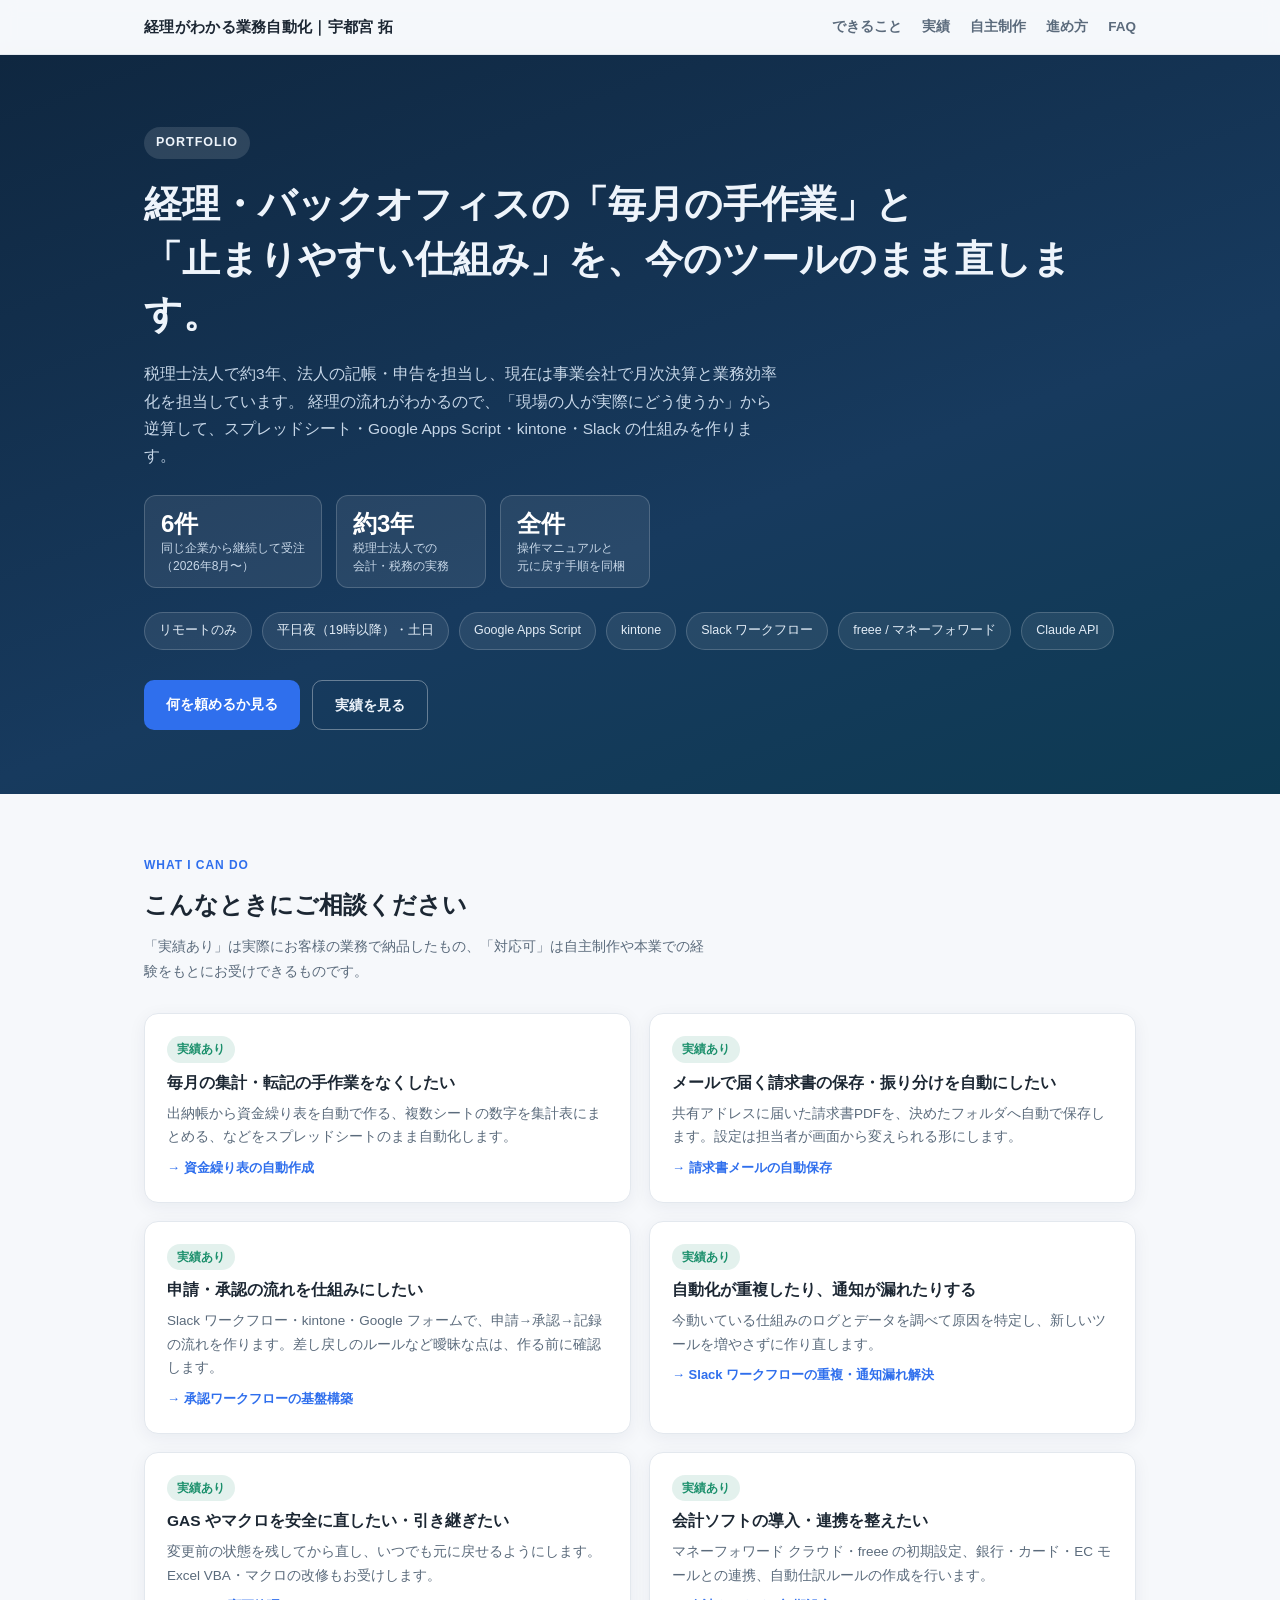
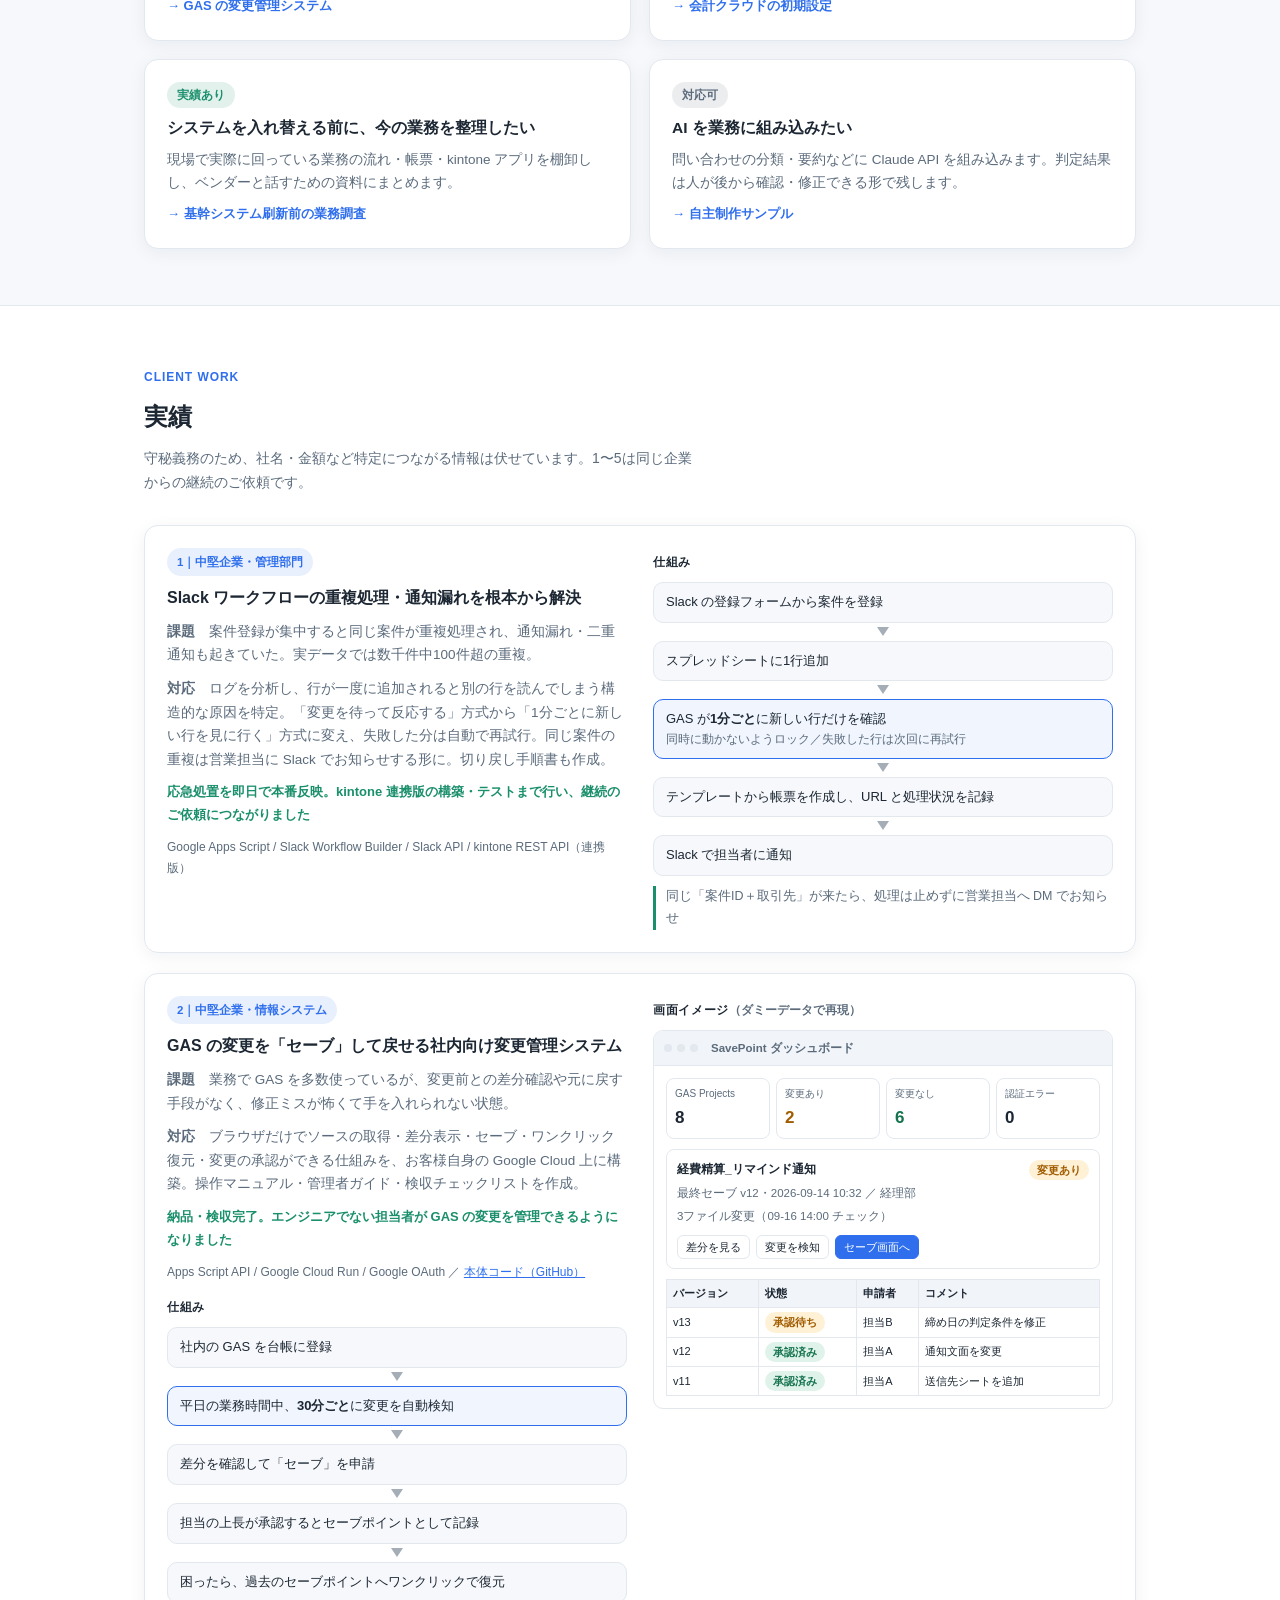
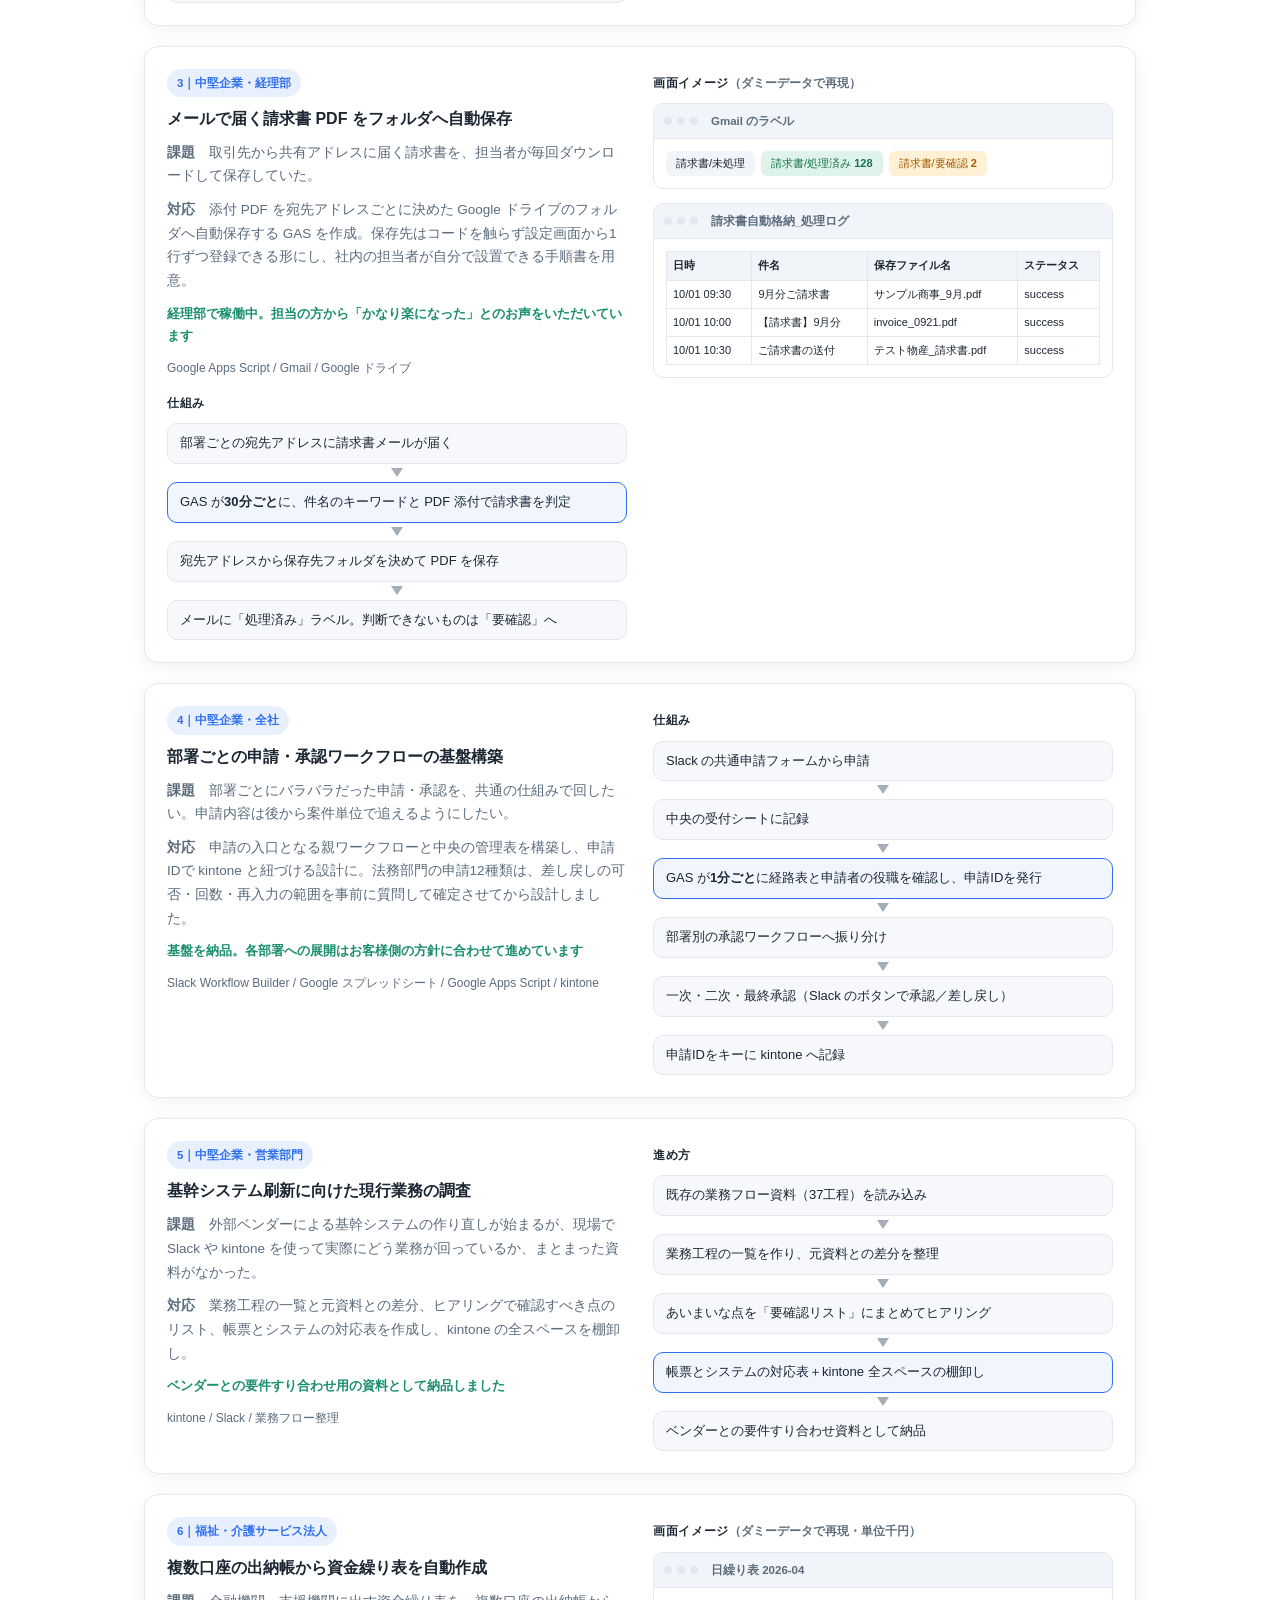
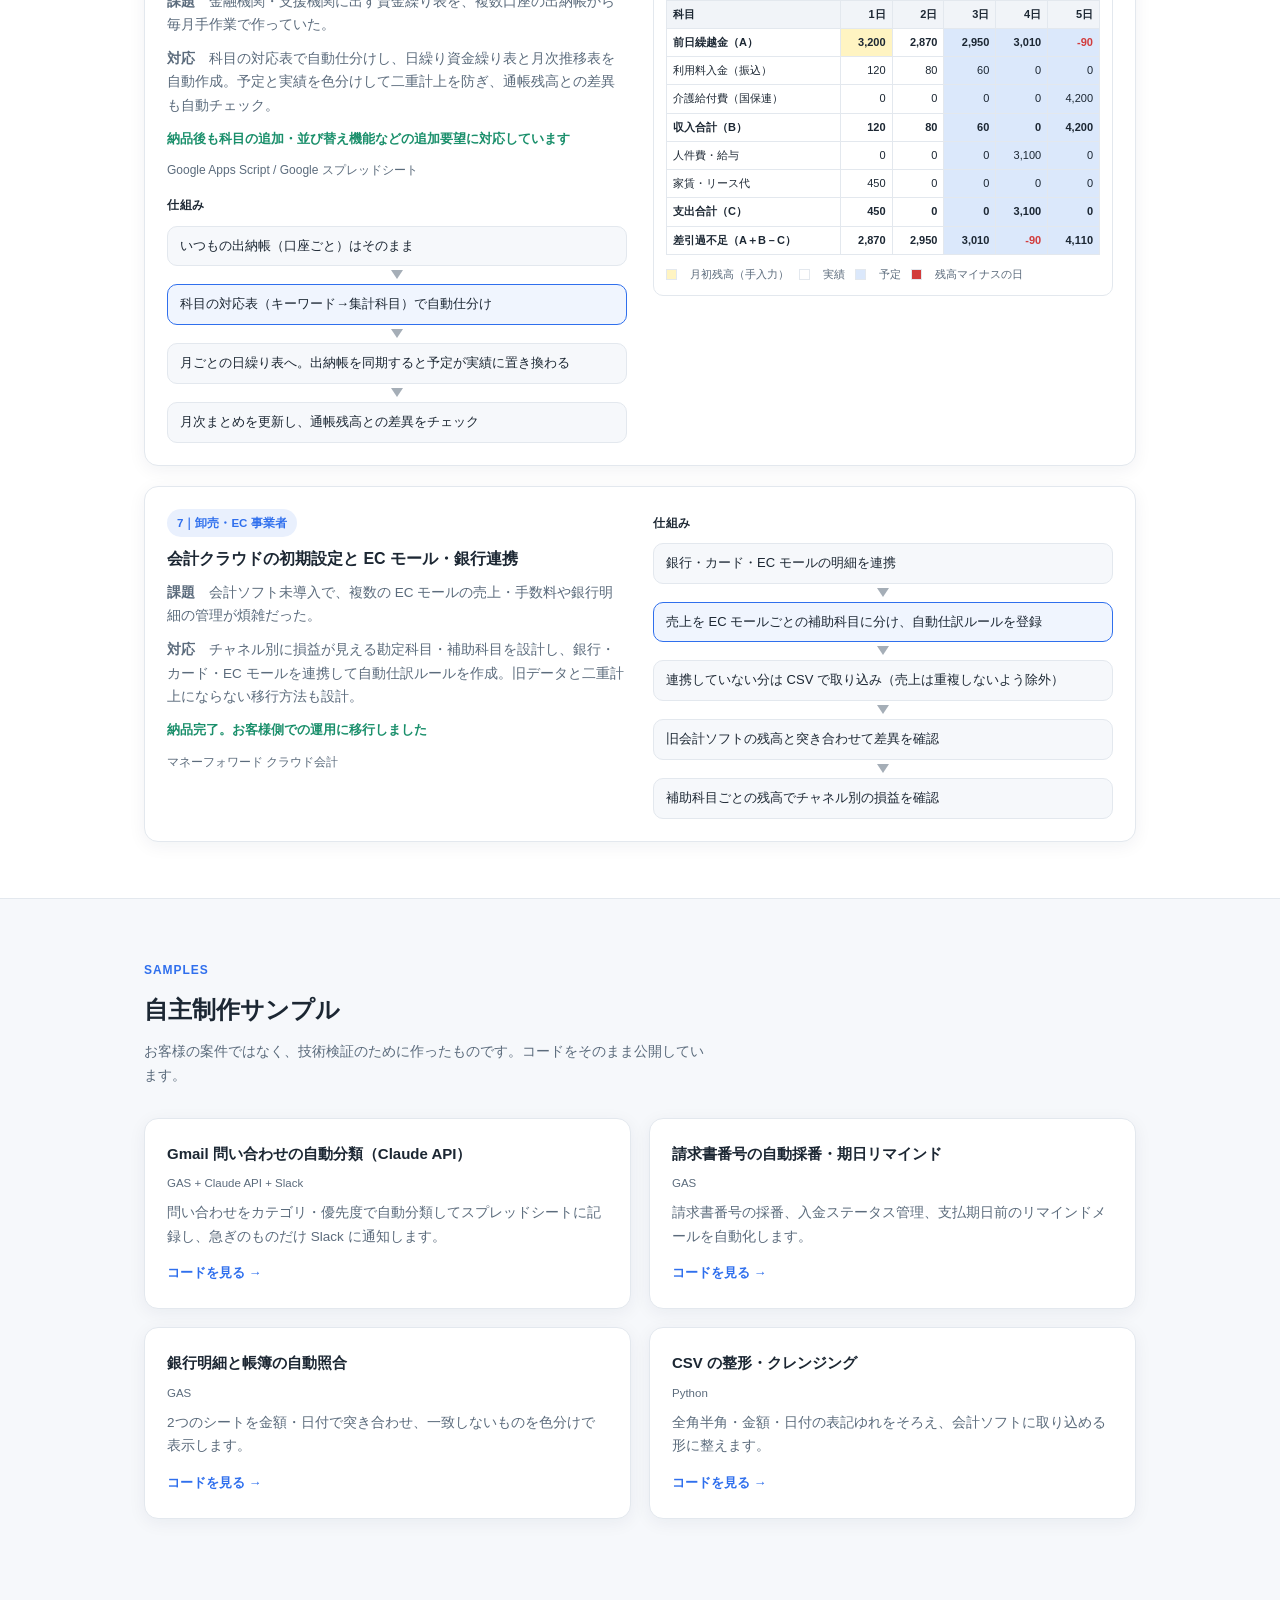
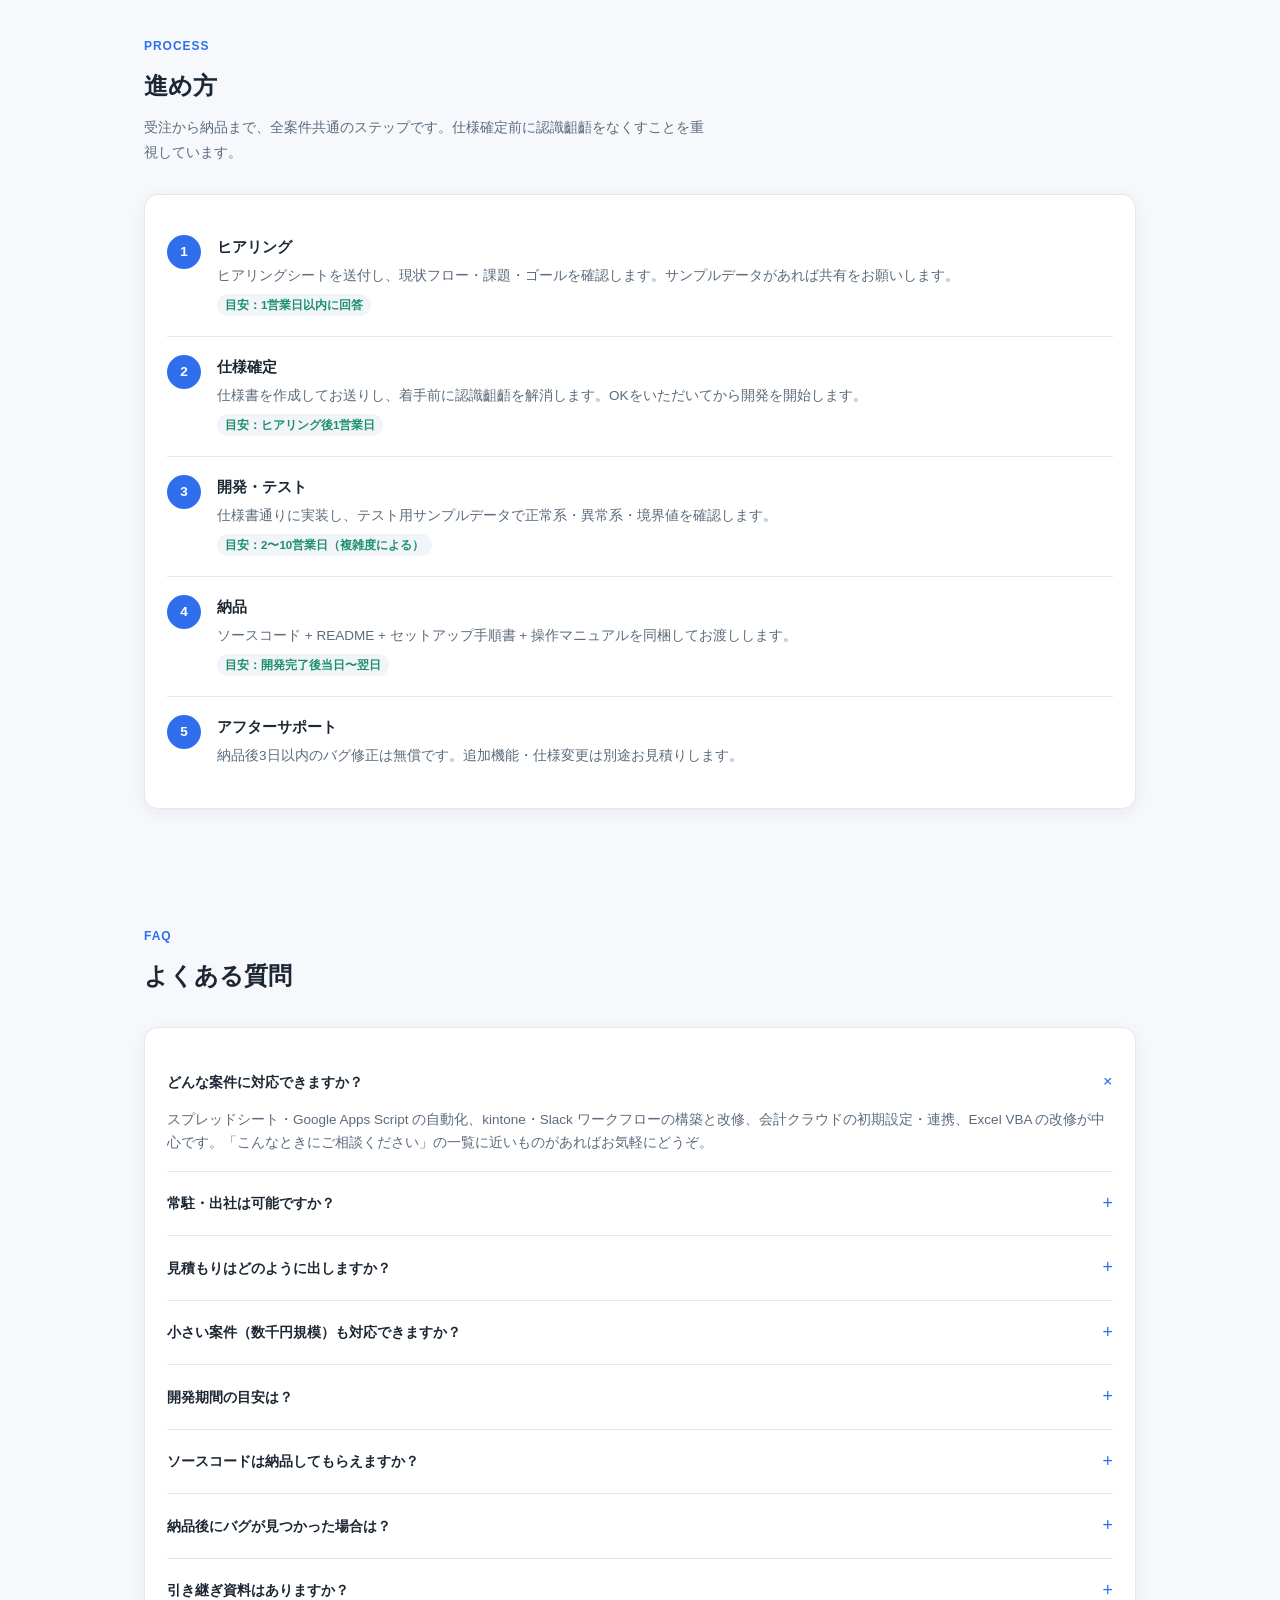
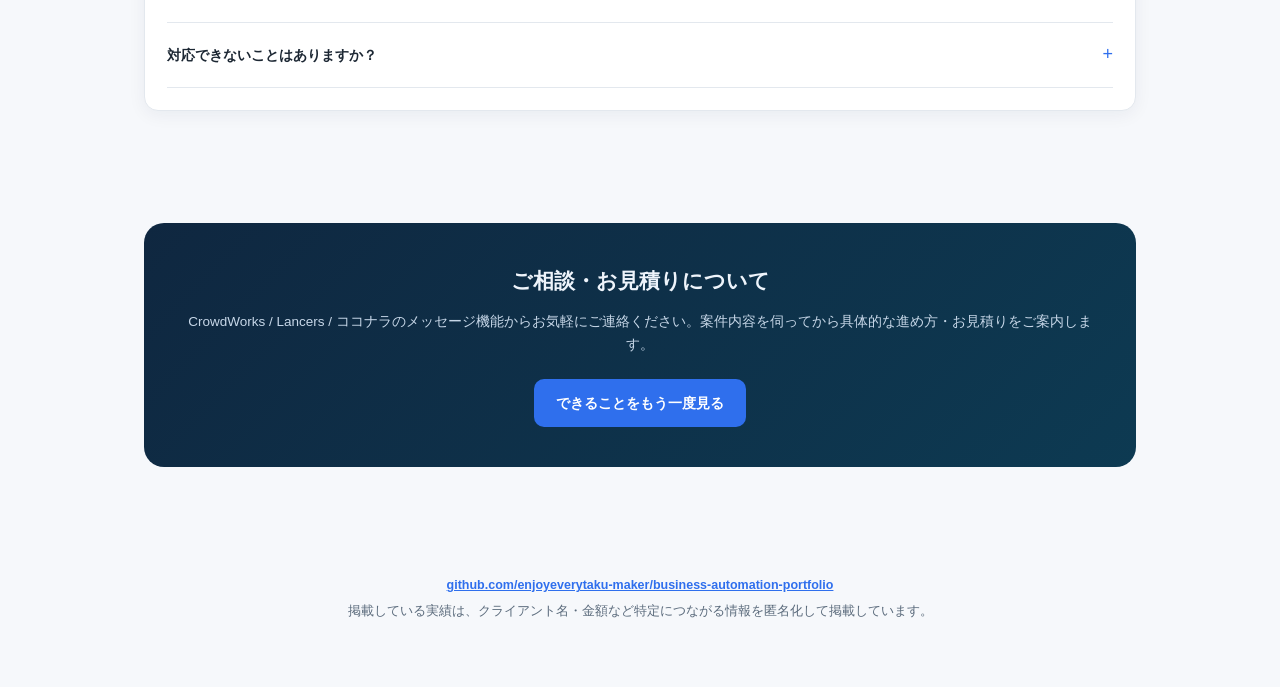
<file: index.html>
<!doctype html>
<html lang="ja">
<head>
<meta charset="UTF-8">
<meta name="viewport" content="width=device-width, initial-scale=1.0">
<title>経理がわかる業務自動化 ポートフォリオ</title>
<meta name="description" content="元・税理士法人スタッフによる経理・バックオフィスの業務自動化（GAS / kintone / Slack / 会計クラウド）。できることと実績を掲載。">
<style>
  :root{
    --navy:#0f2740;
    --navy-2:#173a5e;
    --accent:#2f6fed;
    --accent-2:#1a8f6b;
    --bg:#f6f8fb;
    --card:#ffffff;
    --text:#1c2733;
    --text-mute:#5b6b7c;
    --border:#e3e8ee;
    --radius:14px;
    --shadow:0 4px 18px rgba(15,39,64,0.06);
    --mock-bg:#ffffff;--mock-bar:#f1f4f8;--mock-text:#1c2733;
    --mock-warn:#fff1d6;--mock-warn-text:#a15c00;--mock-ok:#dff3ea;--mock-ok-text:#16734f;
    --mock-plan:#dbe8fb;--mock-open:#fff4c2;
  }
  @media (prefers-color-scheme: dark){
    :root{
      --bg:#0b1420;
      --card:#131f2e;
      --text:#e7edf3;
      --text-mute:#9fb0c0;
      --border:#22303f;
      --shadow:0 4px 18px rgba(0,0,0,0.35);
      --mock-bg:#0f1926;--mock-bar:#1a2738;--mock-text:#e7edf3;
      --mock-warn:#3d2e12;--mock-warn-text:#f2b860;--mock-ok:#123528;--mock-ok-text:#6fd3a6;
      --mock-plan:#1b3150;--mock-open:#3a3414;
    }
  }
  *{box-sizing:border-box;}
  html{scroll-behavior:smooth;}
  body{
    margin:0;
    background:var(--bg);
    color:var(--text);
    font-family:"Hiragino Kaku Gothic ProN","Yu Gothic","Helvetica Neue",Arial,sans-serif;
    line-height:1.75;
  }
  a{color:var(--accent);}
  .wrap{max-width:1040px;margin:0 auto;padding:0 24px;}
  header.site{
    position:sticky;top:0;z-index:50;
    background:rgba(246,248,251,0.9);
    backdrop-filter:blur(8px);
    border-bottom:1px solid var(--border);
  }
  @media (prefers-color-scheme: dark){
    header.site{background:rgba(11,20,32,0.85);}
  }
  header.site .wrap{display:flex;align-items:center;justify-content:space-between;padding-top:14px;padding-bottom:14px;}
  .brand{font-weight:700;font-size:15px;letter-spacing:.02em;color:var(--text);text-decoration:none;}
  nav.main-nav{display:flex;gap:20px;flex-wrap:wrap;}
  nav.main-nav a{color:var(--text-mute);text-decoration:none;font-size:13.5px;font-weight:600;}
  nav.main-nav a:hover{color:var(--accent);}
  .nav-toggle{display:none;}

  .hero{
    background:linear-gradient(160deg,var(--navy) 0%,var(--navy-2) 60%,#0d3a52 100%);
    color:#eef4fb;
    padding:72px 0 64px;
  }
  .hero .eyebrow{
    display:inline-block;font-size:12.5px;font-weight:700;letter-spacing:.08em;
    background:rgba(255,255,255,0.12);padding:5px 12px;border-radius:100px;margin-bottom:18px;
  }
  .hero h1{font-size:clamp(26px,4vw,38px);line-height:1.45;margin:0 0 18px;font-weight:800;}
  .hero p.lead{font-size:15.5px;color:#c7d7e8;max-width:640px;margin:0 0 26px;}
  .hero .chips{display:flex;gap:10px;flex-wrap:wrap;margin-bottom:30px;}
  .hero .chip{background:rgba(255,255,255,0.08);border:1px solid rgba(255,255,255,0.18);color:#e3edf7;
    padding:7px 14px;border-radius:100px;font-size:12.5px;}
  .hero .cta-row{display:flex;gap:12px;flex-wrap:wrap;}
  .btn{
    display:inline-block;padding:12px 22px;border-radius:10px;font-weight:700;font-size:14px;
    text-decoration:none;transition:transform .15s ease;
  }
  .btn:hover{transform:translateY(-1px);}
  .btn-primary{background:var(--accent);color:#fff;}
  .btn-ghost{background:transparent;color:#eef4fb;border:1px solid rgba(255,255,255,0.35);}

  section{padding:56px 0;}
  section.alt{background:var(--card);border-top:1px solid var(--border);border-bottom:1px solid var(--border);}
  .section-head{margin-bottom:30px;}
  .section-head .kicker{font-size:12px;font-weight:800;letter-spacing:.08em;color:var(--accent);text-transform:uppercase;}
  .section-head h2{font-size:24px;margin:6px 0 8px;font-weight:800;}
  .section-head p{color:var(--text-mute);font-size:14px;margin:0;max-width:560px;}

  .grid{display:grid;gap:18px;}
  .grid-2{grid-template-columns:repeat(2,1fr);}
  .grid-3{grid-template-columns:repeat(3,1fr);}
  @media (max-width:760px){ .grid-2,.grid-3{grid-template-columns:1fr;} }

  .card{
    background:var(--card);border:1px solid var(--border);border-radius:var(--radius);
    padding:22px 22px;box-shadow:var(--shadow);
  }
  .domain-card h3{margin:0 0 8px;font-size:15px;}
  .domain-card p{margin:0;font-size:13.5px;color:var(--text-mute);}

  table.skills{width:100%;border-collapse:collapse;font-size:13.5px;}
  table.skills th,table.skills td{text-align:left;padding:10px 8px;border-bottom:1px solid var(--border);}
  table.skills th{color:var(--text-mute);font-weight:700;font-size:12px;text-transform:uppercase;letter-spacing:.04em;}
  .stars{color:var(--accent-2);letter-spacing:1px;}

  .case-card{display:flex;flex-direction:column;gap:10px;}
  .case-card .tag{align-self:flex-start;background:rgba(47,111,237,0.1);color:var(--accent);
    font-size:11.5px;font-weight:700;padding:4px 10px;border-radius:100px;}
  .case-card h3{margin:0;font-size:16px;line-height:1.5;}
  .case-card p{margin:0;font-size:13.5px;color:var(--text-mute);}
  .case-card .effect{font-size:13px;color:var(--accent-2);font-weight:700;}
  .case-card .more{font-size:13px;font-weight:700;margin-top:4px;}

  .case-list{display:flex;flex-direction:column;gap:20px;}
  .case-list .case-card{display:grid;grid-template-columns:minmax(0,1fr) minmax(0,1fr);gap:26px;align-items:start;}
  .case-text,.case-visual{display:flex;flex-direction:column;gap:10px;min-width:0;}
  @media (max-width:860px){ .case-list .case-card{grid-template-columns:minmax(0,1fr);gap:16px;} }
  .vis-label{font-size:11.5px !important;font-weight:800;letter-spacing:.06em;color:var(--text) !important;margin-top:4px !important;}
  .vis-label span{font-weight:600;color:var(--text-mute);letter-spacing:0;}
  ol.sysflow{list-style:none;margin:0;padding:0;display:flex;flex-direction:column;gap:18px;}
  ol.sysflow li{position:relative;background:var(--bg);border:1px solid var(--border);border-radius:10px;
    padding:9px 12px;font-size:13px;line-height:1.6;}
  ol.sysflow li + li::before{content:"";position:absolute;left:50%;top:-15px;transform:translateX(-50%);
    border-left:6px solid transparent;border-right:6px solid transparent;border-top:9px solid var(--text-mute);opacity:.55;}
  ol.sysflow li.core{border-color:var(--accent);background:rgba(47,111,237,0.07);}
  ol.sysflow li small{display:block;font-size:11.5px;color:var(--text-mute);}
  .sysnote{font-size:12.5px !important;border-left:3px solid var(--accent-2);padding-left:10px;}

  .mock{border:1px solid var(--border);border-radius:10px;overflow:hidden;background:var(--mock-bg);color:var(--mock-text);font-size:12px;}
  .mock + .mock{margin-top:4px;}
  .mock-bar{display:flex;align-items:center;gap:5px;padding:7px 10px;background:var(--mock-bar);border-bottom:1px solid var(--border);}
  .mock-bar i{width:8px;height:8px;border-radius:50%;background:var(--border);}
  .mock-bar span{margin-left:8px;font-weight:700;font-size:11.5px;color:var(--text-mute);}
  .mock-body{padding:12px;display:flex;flex-direction:column;gap:10px;}
  .mock-body.sheet{overflow-x:auto;}
  .mock p{margin:0;font-size:11.5px;color:var(--text-mute);}
  .badge{display:inline-block;font-size:10.5px;font-weight:700;padding:1px 8px;border-radius:100px;background:var(--mock-bar);white-space:nowrap;}
  .badge.warn,.lbl.warn{background:var(--mock-warn);color:var(--mock-warn-text);}
  .badge.ok,.lbl.ok{background:var(--mock-ok);color:var(--mock-ok-text);}
  .sp-stats{display:grid;grid-template-columns:repeat(4,minmax(0,1fr));gap:6px;}
  .sp-stats div{border:1px solid var(--border);border-radius:8px;padding:6px 8px;}
  .sp-stats small{display:block;font-size:10px;color:var(--text-mute);white-space:nowrap;overflow:hidden;text-overflow:ellipsis;}
  .sp-stats b{font-size:17px;}
  .sp-stats .warn b{color:var(--mock-warn-text);}
  .sp-stats .ok b{color:var(--mock-ok-text);}
  .sp-proj{border:1px solid var(--border);border-radius:8px;padding:9px 10px;display:flex;flex-direction:column;gap:3px;}
  .sp-head{display:flex;justify-content:space-between;gap:8px;align-items:center;}
  .sp-btns{display:flex;gap:6px;flex-wrap:wrap;margin-top:5px;}
  .sp-btns span{font-size:10.5px;border:1px solid var(--border);border-radius:6px;padding:2px 8px;}
  .sp-btns .pri{background:var(--accent);border-color:var(--accent);color:#fff;}
  .labels{flex-direction:row;flex-wrap:wrap;gap:6px;}
  .lbl{font-size:11px;padding:3px 10px;border-radius:6px;background:var(--mock-bar);}
  table.mock-table{width:100%;border-collapse:collapse;font-size:11px;}
  table.mock-table th,table.mock-table td{border:1px solid var(--border);padding:4px 6px;text-align:left;white-space:nowrap;}
  table.mock-table th{background:var(--mock-bar);font-weight:700;}
  table.cf td:not(:first-child),table.cf th:not(:first-child){text-align:right;}
  table.cf tr.sum td{font-weight:700;}
  table.cf td.plan{background:var(--mock-plan);}
  table.cf td.open{background:var(--mock-open);}
  table.cf td.neg{color:#d23c3c;}
  .legend{display:flex;flex-wrap:wrap;align-items:center;gap:4px 10px;font-size:10.5px !important;}
  .sw{display:inline-block;width:11px;height:11px;border:1px solid var(--border);vertical-align:middle;margin-right:3px;background:var(--mock-bg);}
  .sw.plan{background:var(--mock-plan);}
  .sw.open{background:var(--mock-open);}
  .sw.neg{background:#d23c3c;}

  .proj-card h3{margin:0 0 6px;font-size:15px;}
  .proj-card .stack{font-size:11.5px;color:var(--text-mute);margin-bottom:8px;}
  .proj-card p{margin:0 0 10px;font-size:13.5px;color:var(--text-mute);}

  .flow{display:flex;flex-direction:column;gap:0;counter-reset:step;}
  .flow-step{display:flex;gap:16px;padding:18px 0;border-bottom:1px solid var(--border);}
  .flow-step:last-child{border-bottom:none;}
  .flow-num{
    counter-increment:step;flex:0 0 auto;width:34px;height:34px;border-radius:50%;
    background:var(--accent);color:#fff;display:flex;align-items:center;justify-content:center;
    font-weight:800;font-size:13.5px;
  }
  .flow-num::before{content:counter(step);}
  .flow-body h3{margin:0 0 4px;font-size:14.5px;}
  .flow-body p{margin:0;font-size:13.5px;color:var(--text-mute);}
  .flow-body .badge{display:inline-block;margin-top:6px;font-size:11.5px;color:var(--accent-2);font-weight:700;}

  .pricing table{width:100%;border-collapse:collapse;font-size:13.5px;margin-bottom:26px;}
  .pricing caption{text-align:left;font-weight:800;font-size:14.5px;margin-bottom:10px;color:var(--text);}
  .pricing th,.pricing td{padding:9px 8px;border-bottom:1px solid var(--border);text-align:left;}
  .pricing th{color:var(--text-mute);font-size:11.5px;text-transform:uppercase;letter-spacing:.04em;}

  .faq-item{border-bottom:1px solid var(--border);padding:16px 0;}
  .faq-item summary{cursor:pointer;font-weight:700;font-size:14px;list-style:none;display:flex;justify-content:space-between;align-items:center;gap:12px;}
  .faq-item summary::-webkit-details-marker{display:none;}
  .faq-item summary::after{content:"+";font-size:18px;color:var(--accent);font-weight:400;transition:transform .15s ease;}
  .faq-item[open] summary::after{transform:rotate(45deg);}
  .faq-item .a{margin:10px 0 0;font-size:13.5px;color:var(--text-mute);}

  .note-box{
    background:rgba(47,111,237,0.06);border:1px solid rgba(47,111,237,0.18);
    border-radius:var(--radius);padding:18px 20px;font-size:13.5px;color:var(--text-mute);
  }
  .note-box strong{color:var(--text);}

  footer.site{padding:48px 0 60px;text-align:center;}
  footer.site p{font-size:12.5px;color:var(--text-mute);margin:4px 0;}
  footer.site .repo-link{font-weight:700;}

  .cta-band{
    background:linear-gradient(135deg,var(--navy) 0%,#0d3a52 100%);color:#eef4fb;
    border-radius:20px;padding:40px 32px;text-align:center;
  }
  .cta-band h2{margin:0 0 10px;font-size:21px;}
  .cta-band p{margin:0 0 22px;color:#c7d7e8;font-size:13.5px;}
  .stats{display:flex;gap:14px;flex-wrap:wrap;margin:0 0 24px;}
  .stat{background:rgba(255,255,255,0.08);border:1px solid rgba(255,255,255,0.18);border-radius:12px;padding:12px 16px;min-width:150px;}
  .stat b{display:block;font-size:24px;color:#fff;line-height:1.3;}
  .stat span{font-size:12px;color:#c7d7e8;line-height:1.5;display:block;}
  .can-card{display:flex;flex-direction:column;gap:8px;}
  .can-card h3{margin:0;font-size:15.5px;line-height:1.5;}
  .can-card p{margin:0;font-size:13.5px;color:var(--text-mute);}
  .can-card .more,.proj-card .more{font-size:13px;font-weight:700;text-decoration:none;}
  .badge-done,.badge-can{align-self:flex-start;font-size:11.5px;font-weight:700;padding:3px 10px;border-radius:100px;}
  .badge-done{background:rgba(26,143,107,0.12);color:var(--accent-2);}
  .badge-can{background:rgba(91,107,124,0.12);color:var(--text-mute);}
  .case-card .stack{font-size:12px;}
  @media (max-width:760px){ header.site .wrap{flex-direction:column;align-items:flex-start;gap:8px;} nav.main-nav{gap:14px;} .wrap{padding:0 16px;} }
</style>
</head>
<body>

<header class="site">
  <div class="wrap">
    <a class="brand" href="#top">経理がわかる業務自動化｜宇都宮 拓</a>
    <nav class="main-nav">
      <a href="#cando">できること</a>
      <a href="#cases">実績</a>
      <a href="#projects">自主制作</a>
      <a href="#flow">進め方</a>
      <a href="#faq">FAQ</a>
    </nav>
  </div>
</header>

<div id="top"></div>
<section class="hero">
  <div class="wrap">
    <span class="eyebrow">PORTFOLIO</span>
    <h1>経理・バックオフィスの「毎月の手作業」と<br>「止まりやすい仕組み」を、今のツールのまま直します。</h1>
    <p class="lead">
      税理士法人で約3年、法人の記帳・申告を担当し、現在は事業会社で月次決算と業務効率化を担当しています。
      経理の流れがわかるので、「現場の人が実際にどう使うか」から逆算して、スプレッドシート・Google Apps Script・kintone・Slack の仕組みを作ります。
    </p>
    <div class="stats">
      <div class="stat"><b>6件</b><span>同じ企業から継続して受注<br>（2026年8月〜）</span></div>
      <div class="stat"><b>約3年</b><span>税理士法人での<br>会計・税務の実務</span></div>
      <div class="stat"><b>全件</b><span>操作マニュアルと<br>元に戻す手順を同梱</span></div>
    </div>
    <div class="chips">
      <span class="chip">リモートのみ</span>
      <span class="chip">平日夜（19時以降）・土日</span>
      <span class="chip">Google Apps Script</span>
      <span class="chip">kintone</span>
      <span class="chip">Slack ワークフロー</span>
      <span class="chip">freee / マネーフォワード</span>
      <span class="chip">Claude API</span>
    </div>
    <div class="cta-row">
      <a class="btn btn-primary" href="#cando">何を頼めるか見る</a>
      <a class="btn btn-ghost" href="#cases">実績を見る</a>
    </div>
  </div>
</section>

<section id="cando">
  <div class="wrap">
    <div class="section-head">
      <span class="kicker">What I can do</span>
      <h2>こんなときにご相談ください</h2>
      <p>「実績あり」は実際にお客様の業務で納品したもの、「対応可」は自主制作や本業での経験をもとにお受けできるものです。</p>
    </div>
    <div class="grid grid-2">
      <div class="card can-card">
        <span class="badge-done">実績あり</span>
        <h3>毎月の集計・転記の手作業をなくしたい</h3>
        <p>出納帳から資金繰り表を自動で作る、複数シートの数字を集計表にまとめる、などをスプレッドシートのまま自動化します。</p>
        <a class="more" href="#case-cashflow">→ 資金繰り表の自動作成</a>
      </div>
      <div class="card can-card">
        <span class="badge-done">実績あり</span>
        <h3>メールで届く請求書の保存・振り分けを自動にしたい</h3>
        <p>共有アドレスに届いた請求書PDFを、決めたフォルダへ自動で保存します。設定は担当者が画面から変えられる形にします。</p>
        <a class="more" href="#case-invoice">→ 請求書メールの自動保存</a>
      </div>
      <div class="card can-card">
        <span class="badge-done">実績あり</span>
        <h3>申請・承認の流れを仕組みにしたい</h3>
        <p>Slack ワークフロー・kintone・Google フォームで、申請→承認→記録の流れを作ります。差し戻しのルールなど曖昧な点は、作る前に確認します。</p>
        <a class="more" href="#case-approval">→ 承認ワークフローの基盤構築</a>
      </div>
      <div class="card can-card">
        <span class="badge-done">実績あり</span>
        <h3>自動化が重複したり、通知が漏れたりする</h3>
        <p>今動いている仕組みのログとデータを調べて原因を特定し、新しいツールを増やさずに作り直します。</p>
        <a class="more" href="#case-slack">→ Slack ワークフローの重複・通知漏れ解決</a>
      </div>
      <div class="card can-card">
        <span class="badge-done">実績あり</span>
        <h3>GAS やマクロを安全に直したい・引き継ぎたい</h3>
        <p>変更前の状態を残してから直し、いつでも元に戻せるようにします。Excel VBA・マクロの改修もお受けします。</p>
        <a class="more" href="#case-savepoint">→ GAS の変更管理システム</a>
      </div>
      <div class="card can-card">
        <span class="badge-done">実績あり</span>
        <h3>会計ソフトの導入・連携を整えたい</h3>
        <p>マネーフォワード クラウド・freee の初期設定、銀行・カード・EC モールとの連携、自動仕訳ルールの作成を行います。</p>
        <a class="more" href="#case-accounting">→ 会計クラウドの初期設定</a>
      </div>
      <div class="card can-card">
        <span class="badge-done">実績あり</span>
        <h3>システムを入れ替える前に、今の業務を整理したい</h3>
        <p>現場で実際に回っている業務の流れ・帳票・kintone アプリを棚卸しし、ベンダーと話すための資料にまとめます。</p>
        <a class="more" href="#case-asis">→ 基幹システム刷新前の業務調査</a>
      </div>
      <div class="card can-card">
        <span class="badge-can">対応可</span>
        <h3>AI を業務に組み込みたい</h3>
        <p>問い合わせの分類・要約などに Claude API を組み込みます。判定結果は人が後から確認・修正できる形で残します。</p>
        <a class="more" href="#projects">→ 自主制作サンプル</a>
      </div>
    </div>
  </div>
</section>

<section class="alt" id="cases">
  <div class="wrap">
    <div class="section-head">
      <span class="kicker">Client work</span>
      <h2>実績</h2>
      <p>守秘義務のため、社名・金額など特定につながる情報は伏せています。1〜5は同じ企業からの継続のご依頼です。</p>
    </div>
    <div class="case-list">
      <div class="card case-card" id="case-slack">
        <div class="case-text">
          <span class="tag">1｜中堅企業・管理部門</span>
          <h3>Slack ワークフローの重複処理・通知漏れを根本から解決</h3>
          <p><b>課題</b>　案件登録が集中すると同じ案件が重複処理され、通知漏れ・二重通知も起きていた。実データでは数千件中100件超の重複。</p>
          <p><b>対応</b>　ログを分析し、行が一度に追加されると別の行を読んでしまう構造的な原因を特定。「変更を待って反応する」方式から「1分ごとに新しい行を見に行く」方式に変え、失敗した分は自動で再試行。同じ案件の重複は営業担当に Slack でお知らせする形に。切り戻し手順書も作成。</p>
          <p class="effect">応急処置を即日で本番反映。kintone 連携版の構築・テストまで行い、継続のご依頼につながりました</p>
          <p class="stack">Google Apps Script / Slack Workflow Builder / Slack API / kintone REST API（連携版）</p>
        </div>
        <div class="case-visual">
          <p class="vis-label">仕組み</p>
          <ol class="sysflow">
            <li>Slack の登録フォームから案件を登録</li>
            <li>スプレッドシートに1行追加</li>
            <li class="core">GAS が<b>1分ごと</b>に新しい行だけを確認<small>同時に動かないようロック／失敗した行は次回に再試行</small></li>
            <li>テンプレートから帳票を作成し、URL と処理状況を記録</li>
            <li>Slack で担当者に通知</li>
          </ol>
          <p class="sysnote">同じ「案件ID＋取引先」が来たら、処理は止めずに営業担当へ DM でお知らせ</p>
        </div>
      </div>

      <div class="card case-card" id="case-savepoint">
        <div class="case-text">
          <span class="tag">2｜中堅企業・情報システム</span>
          <h3>GAS の変更を「セーブ」して戻せる社内向け変更管理システム</h3>
          <p><b>課題</b>　業務で GAS を多数使っているが、変更前との差分確認や元に戻す手段がなく、修正ミスが怖くて手を入れられない状態。</p>
          <p><b>対応</b>　ブラウザだけでソースの取得・差分表示・セーブ・ワンクリック復元・変更の承認ができる仕組みを、お客様自身の Google Cloud 上に構築。操作マニュアル・管理者ガイド・検収チェックリストを作成。</p>
          <p class="effect">納品・検収完了。エンジニアでない担当者が GAS の変更を管理できるようになりました</p>
          <p class="stack">Apps Script API / Google Cloud Run / Google OAuth ／ <a href="https://github.com/enjoyeverytaku-maker/gas-savepoint" target="_blank" rel="noopener">本体コード（GitHub）</a></p>
          <p class="vis-label">仕組み</p>
          <ol class="sysflow">
            <li>社内の GAS を台帳に登録</li>
            <li class="core">平日の業務時間中、<b>30分ごと</b>に変更を自動検知</li>
            <li>差分を確認して「セーブ」を申請</li>
            <li>担当の上長が承認するとセーブポイントとして記録</li>
            <li>困ったら、過去のセーブポイントへワンクリックで復元</li>
          </ol>
        </div>
        <div class="case-visual">
          <p class="vis-label">画面イメージ<span>（ダミーデータで再現）</span></p>
          <div class="mock">
            <div class="mock-bar"><i></i><i></i><i></i><span>SavePoint ダッシュボード</span></div>
            <div class="mock-body">
              <div class="sp-stats">
                <div><small>GAS Projects</small><b>8</b></div>
                <div class="warn"><small>変更あり</small><b>2</b></div>
                <div class="ok"><small>変更なし</small><b>6</b></div>
                <div><small>認証エラー</small><b>0</b></div>
              </div>
              <div class="sp-proj">
                <div class="sp-head"><b>経費精算_リマインド通知</b><span class="badge warn">変更あり</span></div>
                <p>最終セーブ v12・2026-09-14 10:32 ／ 経理部</p>
                <p>3ファイル変更（09-16 14:00 チェック）</p>
                <div class="sp-btns"><span>差分を見る</span><span>変更を検知</span><span class="pri">セーブ画面へ</span></div>
              </div>
              <table class="mock-table">
                <thead><tr><th>バージョン</th><th>状態</th><th>申請者</th><th>コメント</th></tr></thead>
                <tbody>
                  <tr><td>v13</td><td><span class="badge warn">承認待ち</span></td><td>担当B</td><td>締め日の判定条件を修正</td></tr>
                  <tr><td>v12</td><td><span class="badge ok">承認済み</span></td><td>担当A</td><td>通知文面を変更</td></tr>
                  <tr><td>v11</td><td><span class="badge ok">承認済み</span></td><td>担当A</td><td>送信先シートを追加</td></tr>
                </tbody>
              </table>
            </div>
          </div>
        </div>
      </div>

      <div class="card case-card" id="case-invoice">
        <div class="case-text">
          <span class="tag">3｜中堅企業・経理部</span>
          <h3>メールで届く請求書 PDF をフォルダへ自動保存</h3>
          <p><b>課題</b>　取引先から共有アドレスに届く請求書を、担当者が毎回ダウンロードして保存していた。</p>
          <p><b>対応</b>　添付 PDF を宛先アドレスごとに決めた Google ドライブのフォルダへ自動保存する GAS を作成。保存先はコードを触らず設定画面から1行ずつ登録できる形にし、社内の担当者が自分で設置できる手順書を用意。</p>
          <p class="effect">経理部で稼働中。担当の方から「かなり楽になった」とのお声をいただいています</p>
          <p class="stack">Google Apps Script / Gmail / Google ドライブ</p>
          <p class="vis-label">仕組み</p>
          <ol class="sysflow">
            <li>部署ごとの宛先アドレスに請求書メールが届く</li>
            <li class="core">GAS が<b>30分ごと</b>に、件名のキーワードと PDF 添付で請求書を判定</li>
            <li>宛先アドレスから保存先フォルダを決めて PDF を保存</li>
            <li>メールに「処理済み」ラベル。判断できないものは「要確認」へ</li>
          </ol>
        </div>
        <div class="case-visual">
          <p class="vis-label">画面イメージ<span>（ダミーデータで再現）</span></p>
          <div class="mock">
            <div class="mock-bar"><i></i><i></i><i></i><span>Gmail のラベル</span></div>
            <div class="mock-body labels">
              <span class="lbl">請求書/未処理</span><span class="lbl ok">請求書/処理済み <b>128</b></span><span class="lbl warn">請求書/要確認 <b>2</b></span>
            </div>
          </div>
          <div class="mock">
            <div class="mock-bar"><i></i><i></i><i></i><span>請求書自動格納_処理ログ</span></div>
            <div class="mock-body sheet">
              <table class="mock-table">
                <thead><tr><th>日時</th><th>件名</th><th>保存ファイル名</th><th>ステータス</th></tr></thead>
                <tbody>
                  <tr><td>10/01 09:30</td><td>9月分ご請求書</td><td>サンプル商事_9月.pdf</td><td>success</td></tr>
                  <tr><td>10/01 10:00</td><td>【請求書】9月分</td><td>invoice_0921.pdf</td><td>success</td></tr>
                  <tr><td>10/01 10:30</td><td>ご請求書の送付</td><td>テスト物産_請求書.pdf</td><td>success</td></tr>
                </tbody>
              </table>
            </div>
          </div>
        </div>
      </div>

      <div class="card case-card" id="case-approval">
        <div class="case-text">
          <span class="tag">4｜中堅企業・全社</span>
          <h3>部署ごとの申請・承認ワークフローの基盤構築</h3>
          <p><b>課題</b>　部署ごとにバラバラだった申請・承認を、共通の仕組みで回したい。申請内容は後から案件単位で追えるようにしたい。</p>
          <p><b>対応</b>　申請の入口となる親ワークフローと中央の管理表を構築し、申請IDで kintone と紐づける設計に。法務部門の申請12種類は、差し戻しの可否・回数・再入力の範囲を事前に質問して確定させてから設計しました。</p>
          <p class="effect">基盤を納品。各部署への展開はお客様側の方針に合わせて進めています</p>
          <p class="stack">Slack Workflow Builder / Google スプレッドシート / Google Apps Script / kintone</p>
        </div>
        <div class="case-visual">
          <p class="vis-label">仕組み</p>
          <ol class="sysflow">
            <li>Slack の共通申請フォームから申請</li>
            <li>中央の受付シートに記録</li>
            <li class="core">GAS が<b>1分ごと</b>に経路表と申請者の役職を確認し、申請IDを発行</li>
            <li>部署別の承認ワークフローへ振り分け</li>
            <li>一次・二次・最終承認（Slack のボタンで承認／差し戻し）</li>
            <li>申請IDをキーに kintone へ記録</li>
          </ol>
        </div>
      </div>

      <div class="card case-card" id="case-asis">
        <div class="case-text">
          <span class="tag">5｜中堅企業・営業部門</span>
          <h3>基幹システム刷新に向けた現行業務の調査</h3>
          <p><b>課題</b>　外部ベンダーによる基幹システムの作り直しが始まるが、現場で Slack や kintone を使って実際にどう業務が回っているか、まとまった資料がなかった。</p>
          <p><b>対応</b>　業務工程の一覧と元資料との差分、ヒアリングで確認すべき点のリスト、帳票とシステムの対応表を作成し、kintone の全スペースを棚卸し。</p>
          <p class="effect">ベンダーとの要件すり合わせ用の資料として納品しました</p>
          <p class="stack">kintone / Slack / 業務フロー整理</p>
        </div>
        <div class="case-visual">
          <p class="vis-label">進め方</p>
          <ol class="sysflow">
            <li>既存の業務フロー資料（37工程）を読み込み</li>
            <li>業務工程の一覧を作り、元資料との差分を整理</li>
            <li>あいまいな点を「要確認リスト」にまとめてヒアリング</li>
            <li class="core">帳票とシステムの対応表＋kintone 全スペースの棚卸し</li>
            <li>ベンダーとの要件すり合わせ資料として納品</li>
          </ol>
        </div>
      </div>

      <div class="card case-card" id="case-cashflow">
        <div class="case-text">
          <span class="tag">6｜福祉・介護サービス法人</span>
          <h3>複数口座の出納帳から資金繰り表を自動作成</h3>
          <p><b>課題</b>　金融機関・支援機関に出す資金繰り表を、複数口座の出納帳から毎月手作業で作っていた。</p>
          <p><b>対応</b>　科目の対応表で自動仕分けし、日繰り資金繰り表と月次推移表を自動作成。予定と実績を色分けして二重計上を防ぎ、通帳残高との差異も自動チェック。</p>
          <p class="effect">納品後も科目の追加・並び替え機能などの追加要望に対応しています</p>
          <p class="stack">Google Apps Script / Google スプレッドシート</p>
          <p class="vis-label">仕組み</p>
          <ol class="sysflow">
            <li>いつもの出納帳（口座ごと）はそのまま</li>
            <li class="core">科目の対応表（キーワード→集計科目）で自動仕分け</li>
            <li>月ごとの日繰り表へ。出納帳を同期すると予定が実績に置き換わる</li>
            <li>月次まとめを更新し、通帳残高との差異をチェック</li>
          </ol>
        </div>
        <div class="case-visual">
          <p class="vis-label">画面イメージ<span>（ダミーデータで再現・単位千円）</span></p>
          <div class="mock">
            <div class="mock-bar"><i></i><i></i><i></i><span>日繰り表 2026-04</span></div>
            <div class="mock-body sheet">
              <table class="mock-table cf">
                <thead><tr><th>科目</th><th>1日</th><th>2日</th><th>3日</th><th>4日</th><th>5日</th></tr></thead>
                <tbody>
                  <tr class="sum"><td>前日繰越金（A）</td><td class="open">3,200</td><td>2,870</td><td class="plan">2,950</td><td class="plan">3,010</td><td class="plan neg">-90</td></tr>
                  <tr><td>利用料入金（振込）</td><td>120</td><td>80</td><td class="plan">60</td><td class="plan">0</td><td class="plan">0</td></tr>
                  <tr><td>介護給付費（国保連）</td><td>0</td><td>0</td><td class="plan">0</td><td class="plan">0</td><td class="plan">4,200</td></tr>
                  <tr class="sum"><td>収入合計（B）</td><td>120</td><td>80</td><td class="plan">60</td><td class="plan">0</td><td class="plan">4,200</td></tr>
                  <tr><td>人件費・給与</td><td>0</td><td>0</td><td class="plan">0</td><td class="plan">3,100</td><td class="plan">0</td></tr>
                  <tr><td>家賃・リース代</td><td>450</td><td>0</td><td class="plan">0</td><td class="plan">0</td><td class="plan">0</td></tr>
                  <tr class="sum"><td>支出合計（C）</td><td>450</td><td>0</td><td class="plan">0</td><td class="plan">3,100</td><td class="plan">0</td></tr>
                  <tr class="sum"><td>差引過不足（A＋B－C）</td><td>2,870</td><td>2,950</td><td class="plan">3,010</td><td class="plan neg">-90</td><td class="plan">4,110</td></tr>
                </tbody>
              </table>
              <p class="legend"><span class="sw open"></span>月初残高（手入力）<span class="sw"></span>実績<span class="sw plan"></span>予定<span class="sw neg"></span>残高マイナスの日</p>
            </div>
          </div>
        </div>
      </div>

      <div class="card case-card" id="case-accounting">
        <div class="case-text">
          <span class="tag">7｜卸売・EC 事業者</span>
          <h3>会計クラウドの初期設定と EC モール・銀行連携</h3>
          <p><b>課題</b>　会計ソフト未導入で、複数の EC モールの売上・手数料や銀行明細の管理が煩雑だった。</p>
          <p><b>対応</b>　チャネル別に損益が見える勘定科目・補助科目を設計し、銀行・カード・EC モールを連携して自動仕訳ルールを作成。旧データと二重計上にならない移行方法も設計。</p>
          <p class="effect">納品完了。お客様側での運用に移行しました</p>
          <p class="stack">マネーフォワード クラウド会計</p>
        </div>
        <div class="case-visual">
          <p class="vis-label">仕組み</p>
          <ol class="sysflow">
            <li>銀行・カード・EC モールの明細を連携</li>
            <li class="core">売上を EC モールごとの補助科目に分け、自動仕訳ルールを登録</li>
            <li>連携していない分は CSV で取り込み（売上は重複しないよう除外）</li>
            <li>旧会計ソフトの残高と突き合わせて差異を確認</li>
            <li>補助科目ごとの残高でチャネル別の損益を確認</li>
          </ol>
        </div>
      </div>
    </div>
  </div>
</section>

<section id="projects">
  <div class="wrap">
    <div class="section-head">
      <span class="kicker">Samples</span>
      <h2>自主制作サンプル</h2>
      <p>お客様の案件ではなく、技術検証のために作ったものです。コードをそのまま公開しています。</p>
    </div>
    <div class="grid grid-2">
      <div class="card proj-card">
        <h3>Gmail 問い合わせの自動分類（Claude API）</h3>
        <div class="stack">GAS + Claude API + Slack</div>
        <p>問い合わせをカテゴリ・優先度で自動分類してスプレッドシートに記録し、急ぎのものだけ Slack に通知します。</p>
        <a class="more" href="./sample_projects/gas_claude_classifier/">コードを見る →</a>
      </div>
      <div class="card proj-card">
        <h3>請求書番号の自動採番・期日リマインド</h3>
        <div class="stack">GAS</div>
        <p>請求書番号の採番、入金ステータス管理、支払期日前のリマインドメールを自動化します。</p>
        <a class="more" href="./sample_projects/gas_invoice_helper/">コードを見る →</a>
      </div>
      <div class="card proj-card">
        <h3>銀行明細と帳簿の自動照合</h3>
        <div class="stack">GAS</div>
        <p>2つのシートを金額・日付で突き合わせ、一致しないものを色分けで表示します。</p>
        <a class="more" href="./sample_projects/spreadsheet_reconciliation/">コードを見る →</a>
      </div>
      <div class="card proj-card">
        <h3>CSV の整形・クレンジング</h3>
        <div class="stack">Python</div>
        <p>全角半角・金額・日付の表記ゆれをそろえ、会計ソフトに取り込める形に整えます。</p>
        <a class="more" href="./sample_projects/python_csv_cleaner/">コードを見る →</a>
      </div>
    </div>
  </div>
</section>

<section id="flow">
  <div class="wrap">
    <div class="section-head">
      <span class="kicker">Process</span>
      <h2>進め方</h2>
      <p>受注から納品まで、全案件共通のステップです。仕様確定前に認識齟齬をなくすことを重視しています。</p>
    </div>
    <div class="card">
      <div class="flow">
        <div class="flow-step">
          <div class="flow-num"></div>
          <div class="flow-body">
            <h3>ヒアリング</h3>
            <p>ヒアリングシートを送付し、現状フロー・課題・ゴールを確認します。サンプルデータがあれば共有をお願いします。</p>
            <span class="badge">目安：1営業日以内に回答</span>
          </div>
        </div>
        <div class="flow-step">
          <div class="flow-num"></div>
          <div class="flow-body">
            <h3>仕様確定</h3>
            <p>仕様書を作成してお送りし、着手前に認識齟齬を解消します。OKをいただいてから開発を開始します。</p>
            <span class="badge">目安：ヒアリング後1営業日</span>
          </div>
        </div>
        <div class="flow-step">
          <div class="flow-num"></div>
          <div class="flow-body">
            <h3>開発・テスト</h3>
            <p>仕様書通りに実装し、テスト用サンプルデータで正常系・異常系・境界値を確認します。</p>
            <span class="badge">目安：2〜10営業日（複雑度による）</span>
          </div>
        </div>
        <div class="flow-step">
          <div class="flow-num"></div>
          <div class="flow-body">
            <h3>納品</h3>
            <p>ソースコード + README + セットアップ手順書 + 操作マニュアルを同梱してお渡しします。</p>
            <span class="badge">目安：開発完了後当日〜翌日</span>
          </div>
        </div>
        <div class="flow-step">
          <div class="flow-num"></div>
          <div class="flow-body">
            <h3>アフターサポート</h3>
            <p>納品後3日以内のバグ修正は無償です。追加機能・仕様変更は別途お見積りします。</p>
          </div>
        </div>
      </div>
    </div>
  </div>
</section>

<section id="faq">
  <div class="wrap">
    <div class="section-head">
      <span class="kicker">FAQ</span>
      <h2>よくある質問</h2>
    </div>
    <div class="card">
      <details class="faq-item" open>
        <summary>どんな案件に対応できますか？</summary>
        <p class="a">スプレッドシート・Google Apps Script の自動化、kintone・Slack ワークフローの構築と改修、会計クラウドの初期設定・連携、Excel VBA の改修が中心です。「こんなときにご相談ください」の一覧に近いものがあればお気軽にどうぞ。</p>
      </details>
      <details class="faq-item">
        <summary>常駐・出社は可能ですか？</summary>
        <p class="a">リモートワーク専門のため、常駐・出社が必要な案件はお受けできません。</p>
      </details>
      <details class="faq-item">
        <summary>見積もりはどのように出しますか？</summary>
        <p class="a">ヒアリング後に要件を整理し、工数×単価でお見積りします。概算が必要な場合は案件内容をお聞きした上でお伝えします。</p>
      </details>
      <details class="faq-item">
        <summary>小さい案件（数千円規模）も対応できますか？</summary>
        <p class="a">最低受注金額は設けていませんが、ヒアリング・仕様確定のコストを考慮し、¥10,000以上を推奨しています。</p>
      </details>
      <details class="faq-item">
        <summary>開発期間の目安は？</summary>
        <p class="a">小規模（1〜2機能）で2〜5営業日、中規模（複数機能連携）で5〜10営業日が目安です。急ぎの場合はご相談ください。</p>
      </details>
      <details class="faq-item">
        <summary>ソースコードは納品してもらえますか？</summary>
        <p class="a">はい、全コードを納品します。著作権はクライアント様に帰属します。</p>
      </details>
      <details class="faq-item">
        <summary>納品後にバグが見つかった場合は？</summary>
        <p class="a">納品後3日以内の不具合修正は無償です。期間後は別途お見積りします。</p>
      </details>
      <details class="faq-item">
        <summary>引き継ぎ資料はありますか？</summary>
        <p class="a">セットアップ手順・操作マニュアル・トラブルシューティングを必ず同梱します。IT知識がない担当者でも運用できる粒度を心がけています。</p>
      </details>
      <details class="faq-item">
        <summary>対応できないことはありますか？</summary>
        <p class="a">常駐・出社が必要な業務、フルタイム拘束（週30時間以上）の案件はお受けできません。またインボイス（適格請求書）の発行には対応しておりません（未登録のため）。</p>
      </details>
    </div>
  </div>
</section>

<section>
  <div class="wrap">
    <div class="cta-band">
      <h2>ご相談・お見積りについて</h2>
      <p>CrowdWorks / Lancers / ココナラのメッセージ機能からお気軽にご連絡ください。案件内容を伺ってから具体的な進め方・お見積りをご案内します。</p>
      <a class="btn btn-primary" href="#cando">できることをもう一度見る</a>
    </div>
  </div>
</section>

<footer class="site">
  <div class="wrap">
    <p class="repo-link"><a href="https://github.com/enjoyeverytaku-maker/business-automation-portfolio" target="_blank" rel="noopener">github.com/enjoyeverytaku-maker/business-automation-portfolio</a></p>
    <p>掲載している実績は、クライアント名・金額など特定につながる情報を匿名化して掲載しています。</p>
  </div>
</footer>

</body>
</html>
</file>
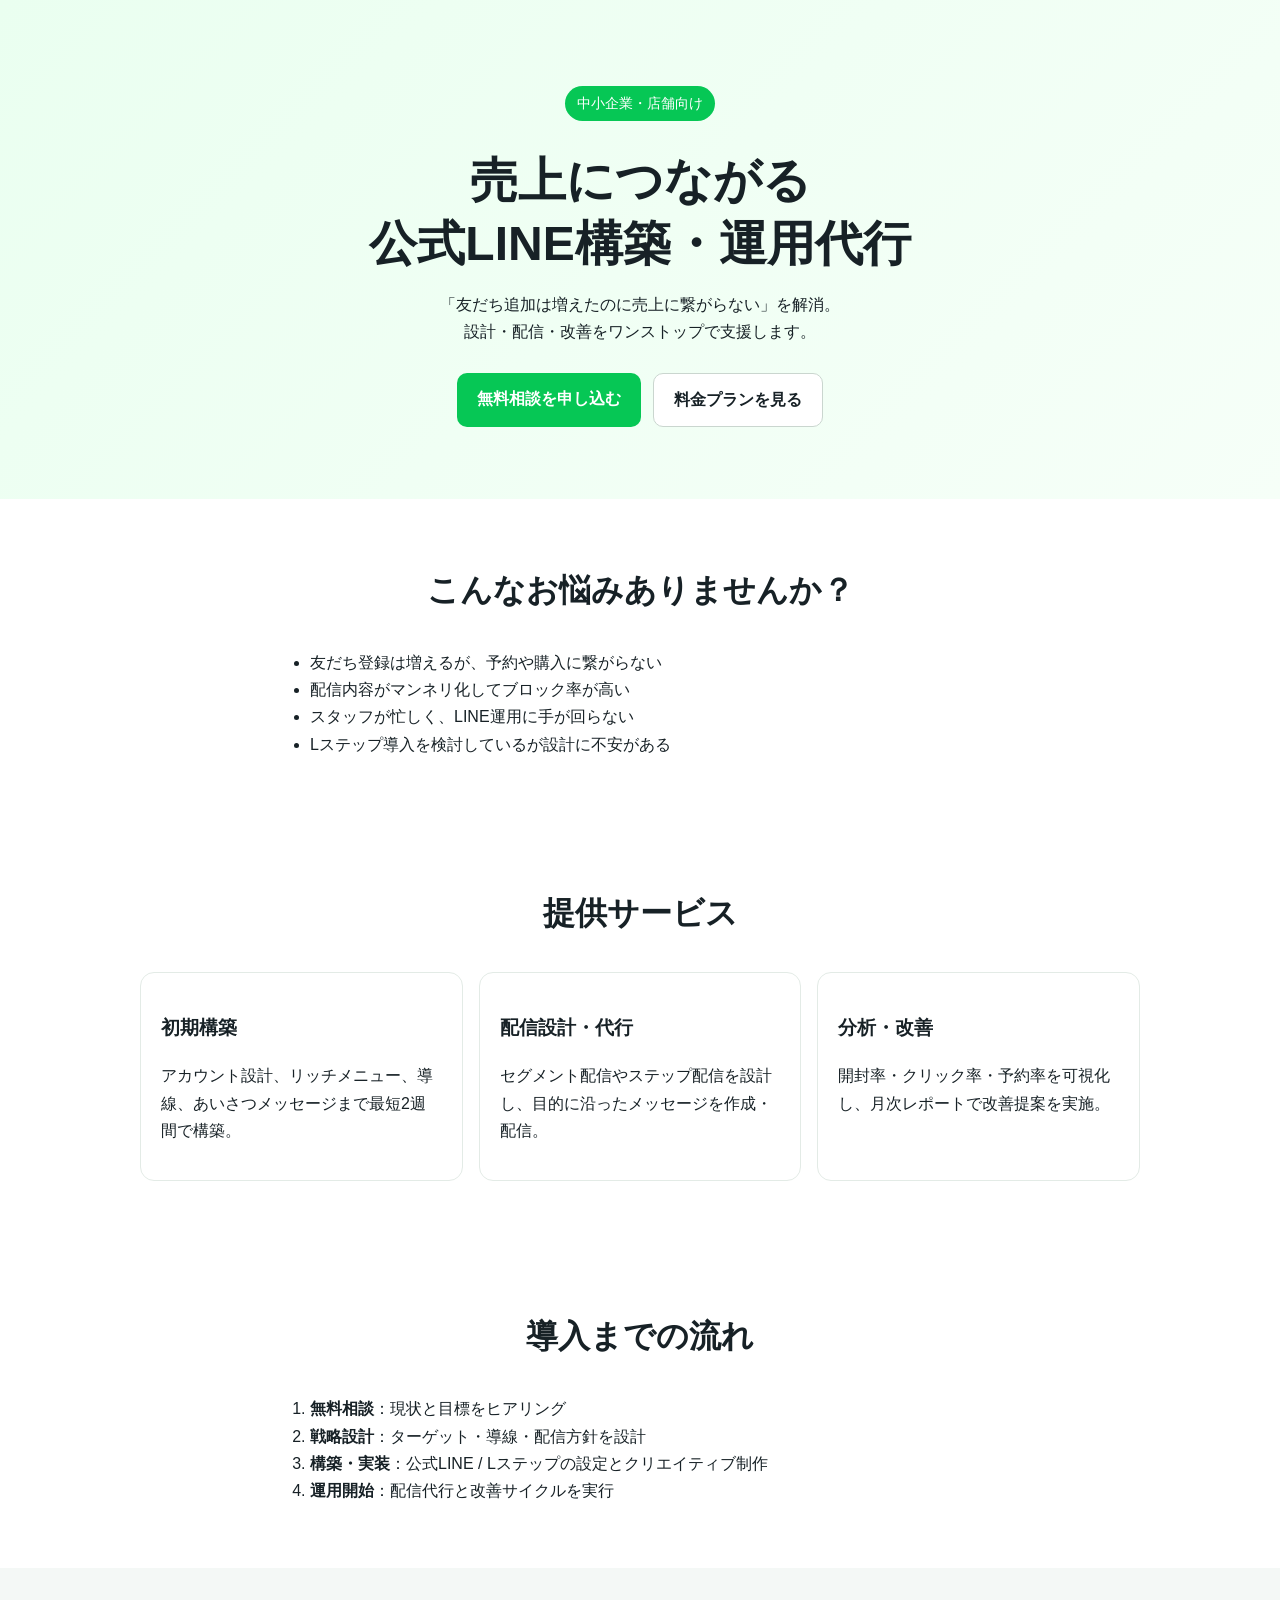
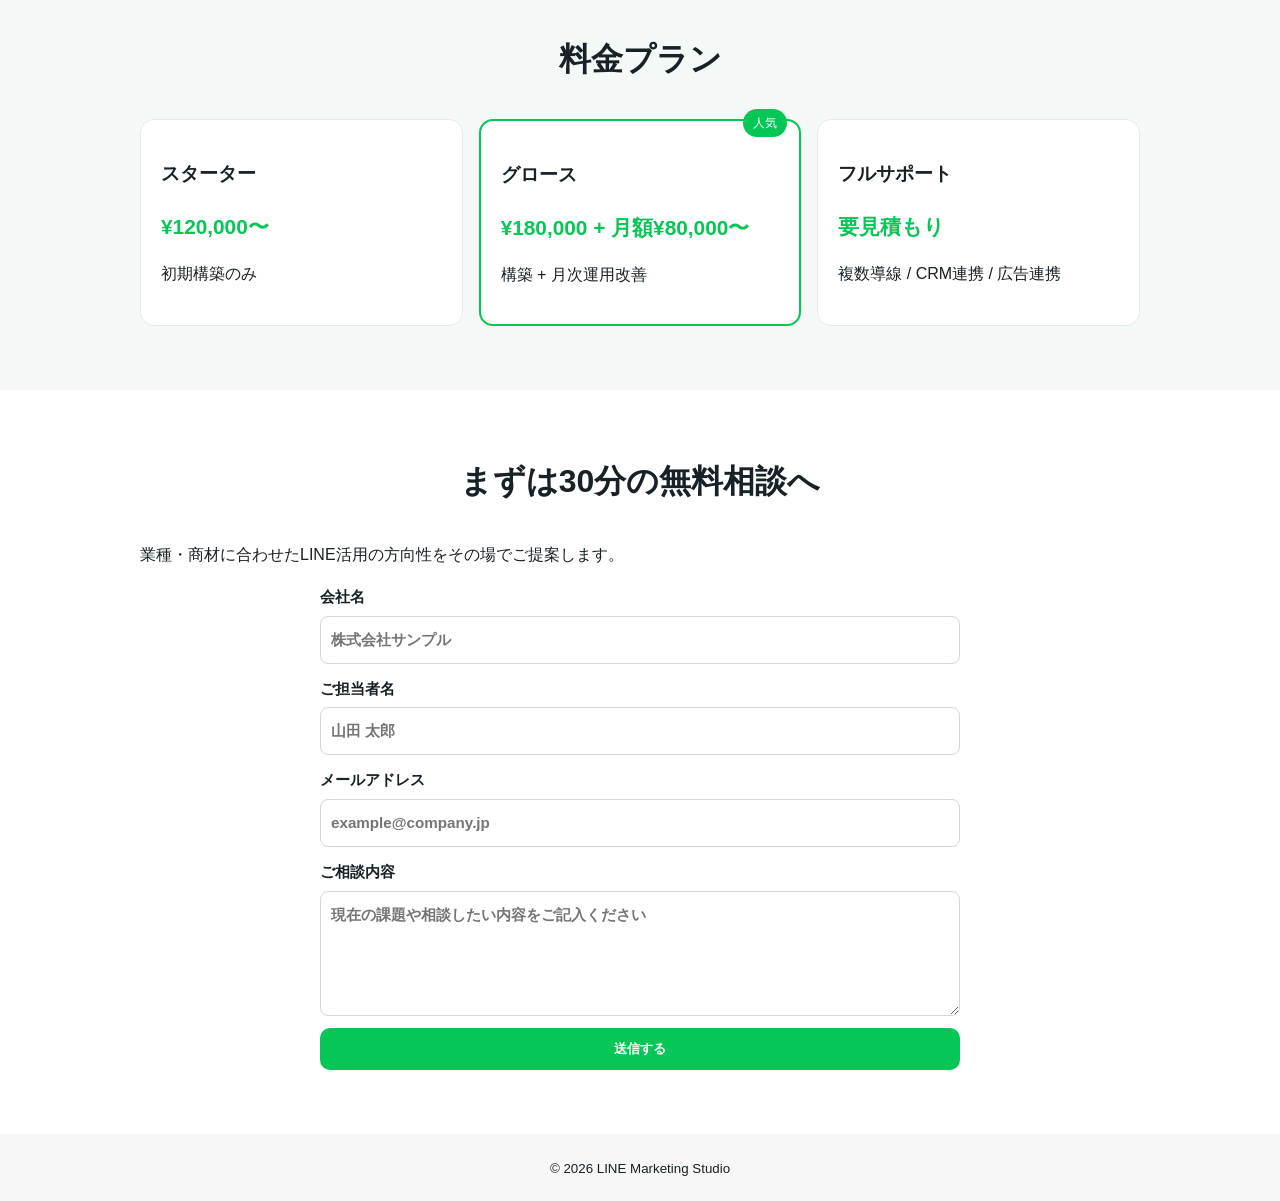
<file: lp-line/index.html>
<!DOCTYPE html>
<html lang="ja">
<head>
  <meta charset="UTF-8" />
  <meta name="viewport" content="width=device-width, initial-scale=1.0" />
  <title>公式LINE構築・運用代行 | 売上につながるLINE導線設計</title>
  <meta name="description" content="公式LINEの新規構築からステップ配信、Lステップ連携、運用改善まで。反応率を高める導線設計で売上に直結するLINE活用を支援します。" />
  <link rel="stylesheet" href="style.css" />
</head>
<body>
  <header class="hero">
    <div class="container">
      <p class="tag">中小企業・店舗向け</p>
      <h1>売上につながる<br>公式LINE構築・運用代行</h1>
      <p class="lead">「友だち追加は増えたのに売上に繋がらない」を解消。<br>設計・配信・改善をワンストップで支援します。</p>
      <div class="cta-group">
        <a href="#contact" class="btn primary">無料相談を申し込む</a>
        <a href="#plan" class="btn secondary">料金プランを見る</a>
      </div>
    </div>
  </header>

  <main>
    <section class="section problems">
      <div class="container">
        <h2>こんなお悩みありませんか？</h2>
        <ul>
          <li>友だち登録は増えるが、予約や購入に繋がらない</li>
          <li>配信内容がマンネリ化してブロック率が高い</li>
          <li>スタッフが忙しく、LINE運用に手が回らない</li>
          <li>Lステップ導入を検討しているが設計に不安がある</li>
        </ul>
      </div>
    </section>

    <section class="section features">
      <div class="container">
        <h2>提供サービス</h2>
        <div class="grid">
          <article class="card">
            <h3>初期構築</h3>
            <p>アカウント設計、リッチメニュー、導線、あいさつメッセージまで最短2週間で構築。</p>
          </article>
          <article class="card">
            <h3>配信設計・代行</h3>
            <p>セグメント配信やステップ配信を設計し、目的に沿ったメッセージを作成・配信。</p>
          </article>
          <article class="card">
            <h3>分析・改善</h3>
            <p>開封率・クリック率・予約率を可視化し、月次レポートで改善提案を実施。</p>
          </article>
        </div>
      </div>
    </section>

    <section class="section flow">
      <div class="container">
        <h2>導入までの流れ</h2>
        <ol>
          <li><strong>無料相談</strong>：現状と目標をヒアリング</li>
          <li><strong>戦略設計</strong>：ターゲット・導線・配信方針を設計</li>
          <li><strong>構築・実装</strong>：公式LINE / Lステップの設定とクリエイティブ制作</li>
          <li><strong>運用開始</strong>：配信代行と改善サイクルを実行</li>
        </ol>
      </div>
    </section>

    <section class="section plan" id="plan">
      <div class="container">
        <h2>料金プラン</h2>
        <div class="grid">
          <article class="price-card">
            <h3>スターター</h3>
            <p class="price">¥120,000〜</p>
            <p>初期構築のみ</p>
          </article>
          <article class="price-card popular">
            <p class="label">人気</p>
            <h3>グロース</h3>
            <p class="price">¥180,000 + 月額¥80,000〜</p>
            <p>構築 + 月次運用改善</p>
          </article>
          <article class="price-card">
            <h3>フルサポート</h3>
            <p class="price">要見積もり</p>
            <p>複数導線 / CRM連携 / 広告連携</p>
          </article>
        </div>
      </div>
    </section>

    <section class="section contact" id="contact">
      <div class="container">
        <h2>まずは30分の無料相談へ</h2>
        <p>業種・商材に合わせたLINE活用の方向性をその場でご提案します。</p>
        <form>
          <label>会社名<input type="text" name="company" placeholder="株式会社サンプル" /></label>
          <label>ご担当者名<input type="text" name="name" placeholder="山田 太郎" /></label>
          <label>メールアドレス<input type="email" name="email" placeholder="example@company.jp" /></label>
          <label>ご相談内容<textarea name="message" rows="4" placeholder="現在の課題や相談したい内容をご記入ください"></textarea></label>
          <button type="submit" class="btn primary">送信する</button>
        </form>
      </div>
    </section>
  </main>

  <footer>
    <div class="container">
      <small>© 2026 LINE Marketing Studio</small>
    </div>
  </footer>
</body>
</html>
</file>
<file: lp-line/style.css>
:root {
  --green: #06c755;
  --dark: #172126;
  --bg: #f4f8f6;
}

* { box-sizing: border-box; }
body {
  margin: 0;
  font-family: "Hiragino Kaku Gothic ProN", "Yu Gothic", sans-serif;
  color: var(--dark);
  line-height: 1.7;
  background: #fff;
}

.container {
  width: min(1000px, 92%);
  margin: 0 auto;
}

.hero {
  background: linear-gradient(135deg, #eafff0, #f6fff8);
  padding: 72px 0;
  text-align: center;
}
.tag {
  display: inline-block;
  background: var(--green);
  color: #fff;
  padding: 6px 12px;
  border-radius: 999px;
  font-size: 0.85rem;
}
.hero h1 { font-size: clamp(1.8rem, 5vw, 3rem); margin: 16px 0; line-height: 1.3; }
.lead { margin-bottom: 28px; }

.cta-group { display: flex; flex-wrap: wrap; justify-content: center; gap: 12px; }
.btn {
  text-decoration: none;
  padding: 12px 20px;
  border-radius: 10px;
  font-weight: 700;
  display: inline-block;
  border: none;
  cursor: pointer;
}
.btn.primary { background: var(--green); color: #fff; }
.btn.secondary { background: #fff; color: var(--dark); border: 1px solid #cad6cf; }

.section { padding: 64px 0; }
.section h2 { text-align: center; margin-top: 0; margin-bottom: 32px; font-size: clamp(1.4rem, 3vw, 2rem); }
.problems ul { max-width: 700px; margin: 0 auto; padding-left: 20px; }

.grid {
  display: grid;
  grid-template-columns: repeat(auto-fit, minmax(220px, 1fr));
  gap: 16px;
}
.card, .price-card {
  border: 1px solid #e3ebe6;
  border-radius: 14px;
  padding: 20px;
  background: #fff;
}

.flow ol { max-width: 700px; margin: 0 auto; padding-left: 20px; }
.plan { background: var(--bg); }
.price { font-size: 1.3rem; font-weight: 700; color: var(--green); margin: 4px 0 8px; }
.popular { border: 2px solid var(--green); position: relative; }
.label {
  position: absolute;
  top: -12px;
  right: 12px;
  margin: 0;
  background: var(--green);
  color: #fff;
  font-size: 0.75rem;
  border-radius: 999px;
  padding: 4px 10px;
}

.contact form {
  max-width: 640px;
  margin: 0 auto;
  display: grid;
  gap: 12px;
}
label { display: grid; gap: 6px; font-weight: 700; font-size: 0.95rem; }
input, textarea {
  width: 100%;
  border: 1px solid #cdd9d1;
  border-radius: 8px;
  padding: 10px;
  font: inherit;
}

footer {
  background: #f7f7f7;
  text-align: center;
  padding: 20px 0;
}
</file>
